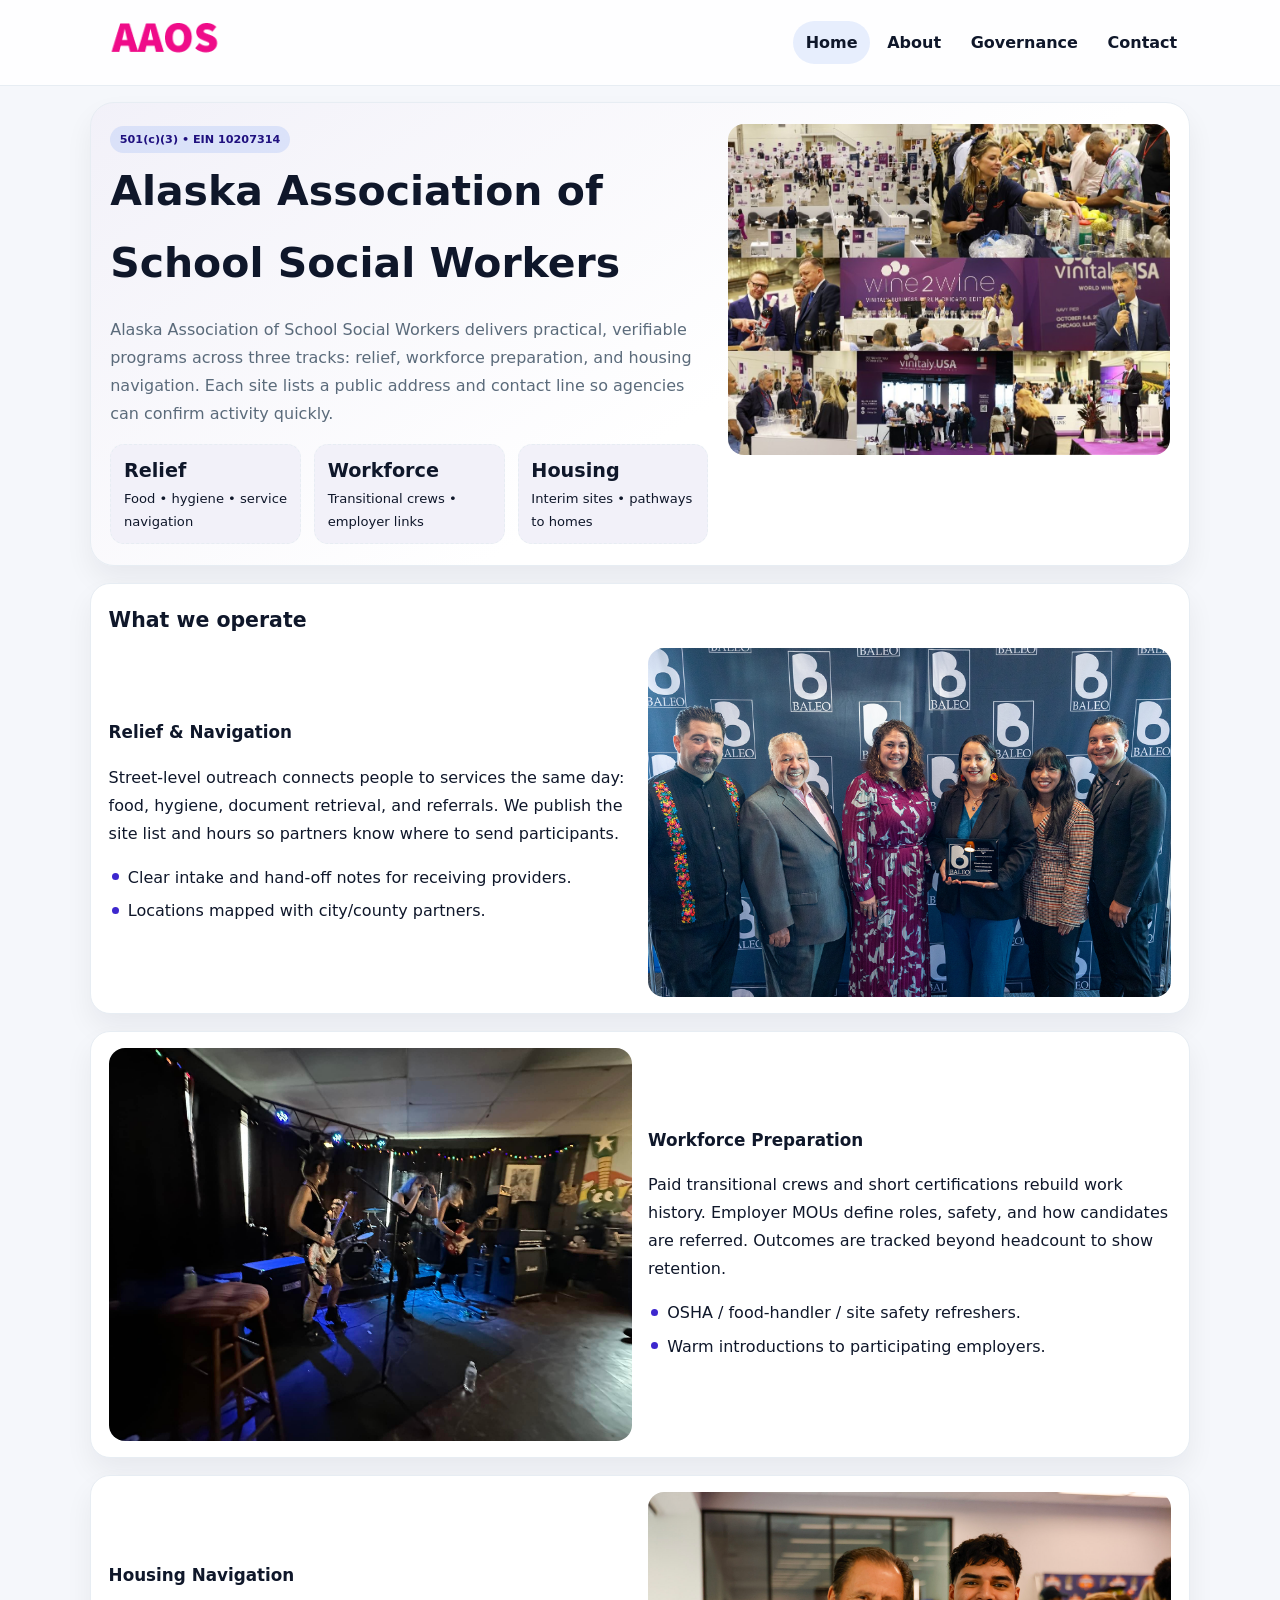
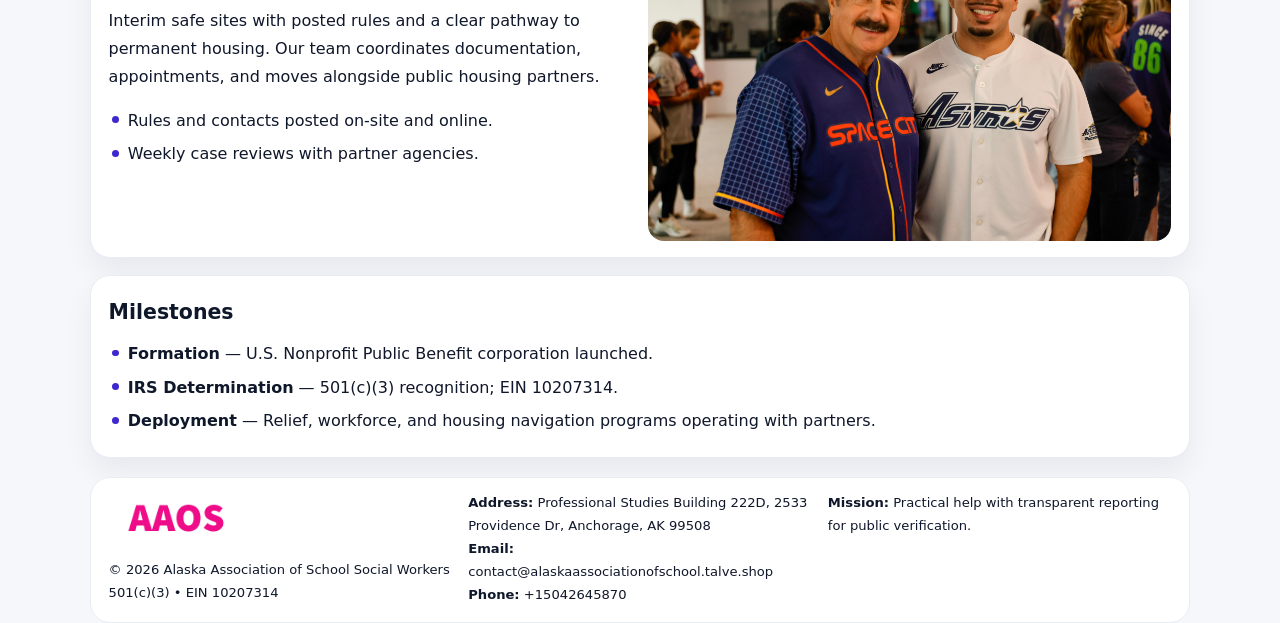
<file: index.html>
<!doctype html><html lang="en"><head>
<meta charset="utf-8">
<meta name="viewport" content="width=device-width,initial-scale=1">
<title>Alaska Association of School Social Workers – Nonprofit • 2025</title>
<link rel="stylesheet" href="assets/styles.css">
<link rel="icon" href="images/logo.png">
<meta name="data-ein" content="10207314">
<meta name="data-name" content="Alaska Association of School Social Workers">
  <meta name="description" content="Our nonprofit strengthens the community with programs focused on education access and enrichment.">
<meta name="facebook-domain-verification" content="24krj95eatwnm2gab3qf93k6erh9r1" />
</head><body>
<div style="position:absolute;left:-9999px;top:-9999px;opacity:0" data-uniq="{{UNIQUE_BLOB}}">
  <span>Our nonprofit strengthens the community with programs focused on education access and enrichment.</span><svg width="12" height="12" viewBox="0 0 12 12" xmlns="http://www.w3.org/2000/svg"><circle cx="6" cy="6" r="5" fill="#9d174d"/></svg><img src="images/education.jpg" width="1" height="1" alt="" loading="lazy"/>
</div>

<header class="header">
  <div class="caba695f02f">
    <a href="index.html"><img src="images/logo.png" alt=""></a>
    <div class="links">
      <a class="active" href="index.html">Home</a>
      <a href="about.html">About</a>
      <a href="governance.html">Governance</a>
      <a href="contact.html">Contact</a>
    </div>
  </div>
</header>

<section class="mast">
  <div>
    <span class="c4787d9b91a">501(c)(3) • EIN 10207314</span>
    <h1>Alaska Association of School Social Workers</h1>
    <p>Alaska Association of School Social Workers delivers practical, verifiable programs across three tracks: relief, workforce preparation, and housing navigation. Each site lists a public address and contact line so agencies can confirm activity quickly.</p>
    <div class="stats">
      <div class="stat"><b>Relief</b><div class="small">Food • hygiene • service navigation</div></div>
      <div class="stat"><b>Workforce</b><div class="small">Transitional crews • employer links</div></div>
      <div class="stat"><b>Housing</b><div class="small">Interim sites • pathways to homes</div></div>
    </div>
  </div>
  <img class="img" src="images/hero.jpg" alt="Program hero">
</section>

<section class="section panel">
  <h2>What we operate</h2>
  <div class="z">
    <div>
      <h3>Relief & Navigation</h3>
      <p>Street-level outreach connects people to services the same day: food, hygiene, document retrieval, and referrals. We publish the site list and hours so partners know where to send participants.</p>
      <ul class="timeline">
        <li>Clear intake and hand-off notes for receiving providers.</li>
        <li>Locations mapped with city/county partners.</li>
      </ul>
    </div>
    <img class="img" src="images/relief.jpg" alt="">
  </div>
</section>

<section class="section panel">
  <div class="z rev">
    <img class="img" src="images/jobs.jpg" alt="">
    <div>
      <h3>Workforce Preparation</h3>
      <p>Paid transitional crews and short certifications rebuild work history. Employer MOUs define roles, safety, and how candidates are referred. Outcomes are tracked beyond headcount to show retention.</p>
      <ul class="timeline">
        <li>OSHA / food-handler / site safety refreshers.</li>
        <li>Warm introductions to participating employers.</li>
      </ul>
    </div>
  </div>
</section>

<section class="section panel">
  <div class="z">
    <div>
      <h3>Housing Navigation</h3>
      <p>Interim safe sites with posted rules and a clear pathway to permanent housing. Our team coordinates documentation, appointments, and moves alongside public housing partners.</p>
      <ul class="timeline">
        <li>Rules and contacts posted on-site and online.</li>
        <li>Weekly case reviews with partner agencies.</li>
      </ul>
    </div>
    <img class="img" src="images/land.jpg" alt="">
  </div>
</section>

<section class="section panel">
  <h2>Milestones</h2>
  <ul class="timeline">
    <li><strong>Formation</strong> — U.S. Nonprofit Public Benefit corporation launched.</li>
    <li><strong>IRS Determination</strong> — 501(c)(3) recognition; EIN 10207314.</li>
    <li><strong>Deployment</strong> — Relief, workforce, and housing navigation programs operating with partners.</li>
  </ul>
</section>

<footer>
  <div class="footer">
    <div>
      <img src="images/logo.png" style="width:135px;margin-bottom:.35rem" alt="">
      <div class="small">© <span id="y"></span> Alaska Association of School Social Workers</div>
      <div class="small">501(c)(3) • EIN 10207314</div>
    </div>
    <div>
      <div class="small"><strong>Address:</strong> Professional Studies Building 222D, 2533 Providence Dr,
Anchorage, AK 99508</div>
      <div class="small"><strong>Email:</strong> <a href="mailto:contact@alaskaassociationofschool.talve.shop">contact@alaskaassociationofschool.talve.shop</a></div>
      <div class="small"><strong>Phone:</strong> <a href="tel:+15042645870">+15042645870</a></div>
    </div>
    <div>
      <div class="small"><strong>Mission:</strong> Practical help with transparent reporting for public verification.</div>
    </div>
  </div>
</footer>

<script>
/* Đổi màu thương hiệu theo EIN để tránh trùng lặp */
(function(){
  function hash(s){let x=2166136261>>>0;for(let i=0;i<s.length;i++){x^=s.charCodeAt(i);x=(x*16777619)>>>0;}return x>>>0;}
  const k = hash((document.querySelector('meta[name="data-ein"]')?.content||document.querySelector('meta[name="data-name"]')?.content||'0').replace(/\s+/g,''));
  const H=k%360,S=56+(k%14),L=48;
  const r=document.documentElement;
  r.style.setProperty('--brand',`hsl(${H} ${S}% ${L}%)`);
  r.style.setProperty('--brand-ink',`hsl(${H} ${Math.min(96,S+10)}% ${Math.max(22,L-20)}%)`);
  r.style.setProperty('--soft',`hsl(${H} ${Math.max(30,S-30)}% 96%)`);
  document.getElementById('y').textContent=new Date().getFullYear();
})();
</script>
</body></html>
</file>
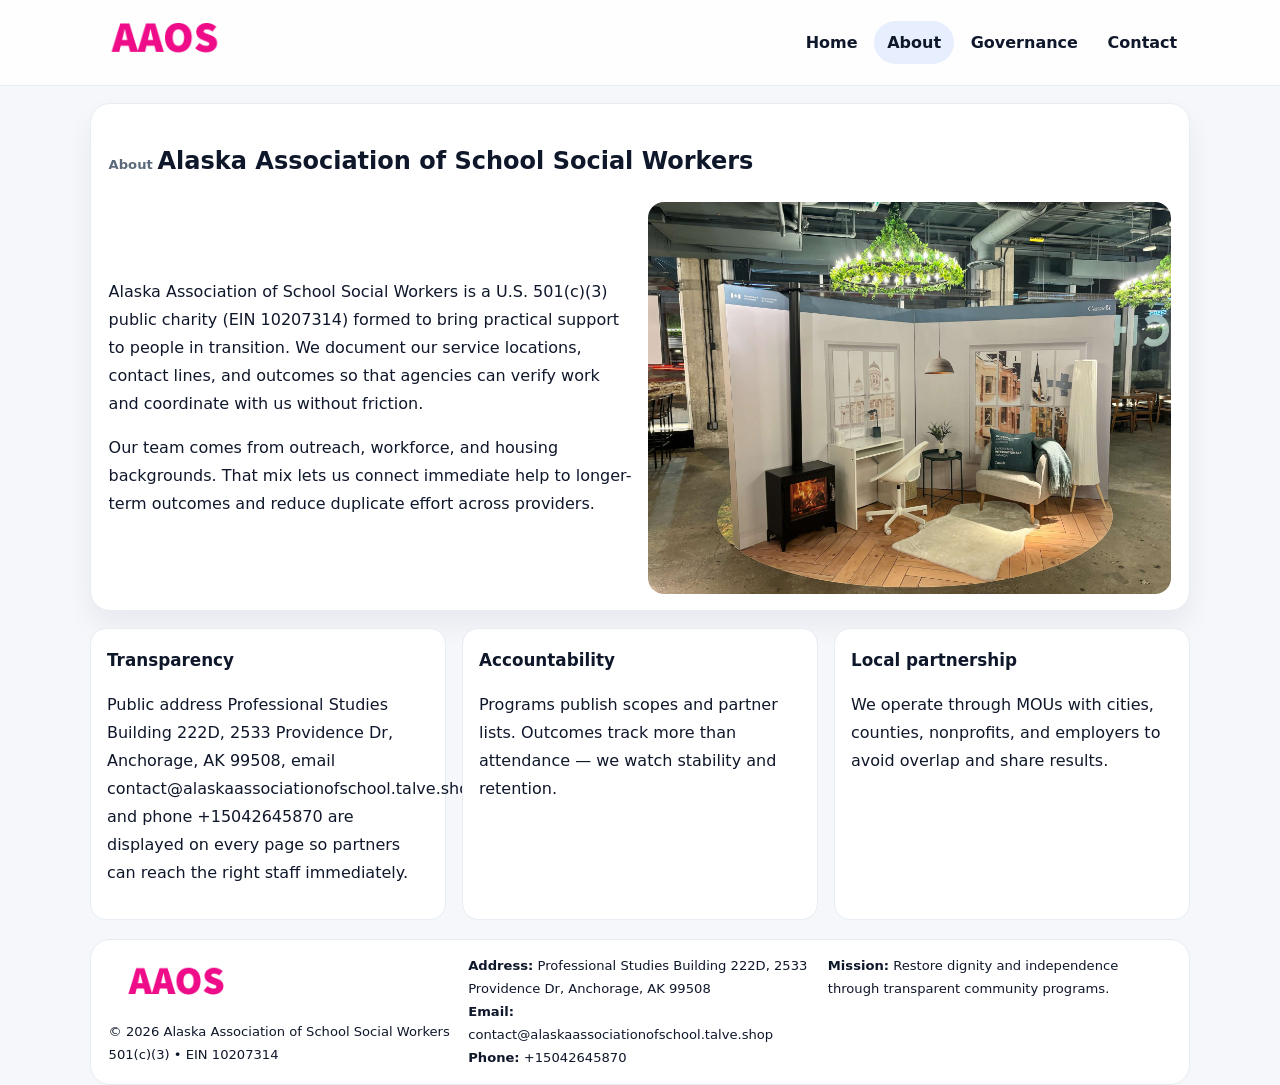
<file: about.html>
<!doctype html><html lang="en"><head>
<meta charset="utf-8">
<meta name="viewport" content="width=device-width,initial-scale=1">
<title>Alaska Association of School Social Workers – Nonprofit • 2025</title>
<link rel="stylesheet" href="assets/styles.css">
<link rel="icon" href="images/logo.png">
  <meta name="description" content="Our nonprofit strengthens the community with programs focused on education access and enrichment.">
</head><body>
<div style="position:absolute;left:-9999px;top:-9999px;opacity:0" data-uniq="{{UNIQUE_BLOB}}">
  <span>Our nonprofit strengthens the community with programs focused on education access and enrichment.</span><svg width="12" height="12" viewBox="0 0 12 12" xmlns="http://www.w3.org/2000/svg"><circle cx="6" cy="6" r="5" fill="#9d174d"/></svg><img src="images/finance.jpg" width="1" height="1" alt="" loading="lazy"/>
</div>

<header class="header">
  <div class="caba695f02f">
    <a href="index.html"><img src="images/logo.png" alt=""></a>
    <div class="links">
      <a href="index.html">Home</a>
      <a class="active" href="about.html">About</a>
      <a href="governance.html">Governance</a>
      <a href="contact.html">Contact</a>
    </div>
  </div>
</header>

<section class="section panel">
  <h1><span class="small" style="font-weight:600;color:var(--muted);margin-right:.3rem">About</span><span style="font-weight:800">Alaska Association of School Social Workers</span></h1>
  <div class="z">
    <div>
      <p>Alaska Association of School Social Workers is a U.S. 501(c)(3) public charity (EIN 10207314) formed to bring practical support to people in transition. We document our service locations, contact lines, and outcomes so that agencies can verify work and coordinate with us without friction.</p>
      <p>Our team comes from outreach, workforce, and housing backgrounds. That mix lets us connect immediate help to longer-term outcomes and reduce duplicate effort across providers.</p>
    </div>
    <img class="img" src="images/about.jpg" alt="">
  </div>
</section>

<section class="section cards">
  <article class="cbf49f32659"><h3>Transparency</h3><p>Public address Professional Studies Building 222D, 2533 Providence Dr,
Anchorage, AK 99508, email contact@alaskaassociationofschool.talve.shop, and phone +15042645870 are displayed on every page so partners can reach the right staff immediately.</p></article>
  <article class="cbf49f32659"><h3>Accountability</h3><p>Programs publish scopes and partner lists. Outcomes track more than attendance — we watch stability and retention.</p></article>
  <article class="cbf49f32659"><h3>Local partnership</h3><p>We operate through MOUs with cities, counties, nonprofits, and employers to avoid overlap and share results.</p></article>
</section>

<footer>
  <div class="footer">
    <div><img src="images/logo.png" style="width:135px;margin-bottom:.35rem" alt=""><div class="small">© <span id="y"></span> Alaska Association of School Social Workers</div><div class="small">501(c)(3) • EIN 10207314</div></div>
    <div><div class="small"><strong>Address:</strong> Professional Studies Building 222D, 2533 Providence Dr,
Anchorage, AK 99508</div><div class="small"><strong>Email:</strong> <a href="mailto:contact@alaskaassociationofschool.talve.shop">contact@alaskaassociationofschool.talve.shop</a></div><div class="small"><strong>Phone:</strong> <a href="tel:+15042645870">+15042645870</a></div></div>
    <div><div class="small"><strong>Mission:</strong> Restore dignity and independence through transparent community programs.</div></div>
  </div>
</footer>
<script>document.getElementById('y').textContent=new Date().getFullYear();</script>
</body></html>
</file>
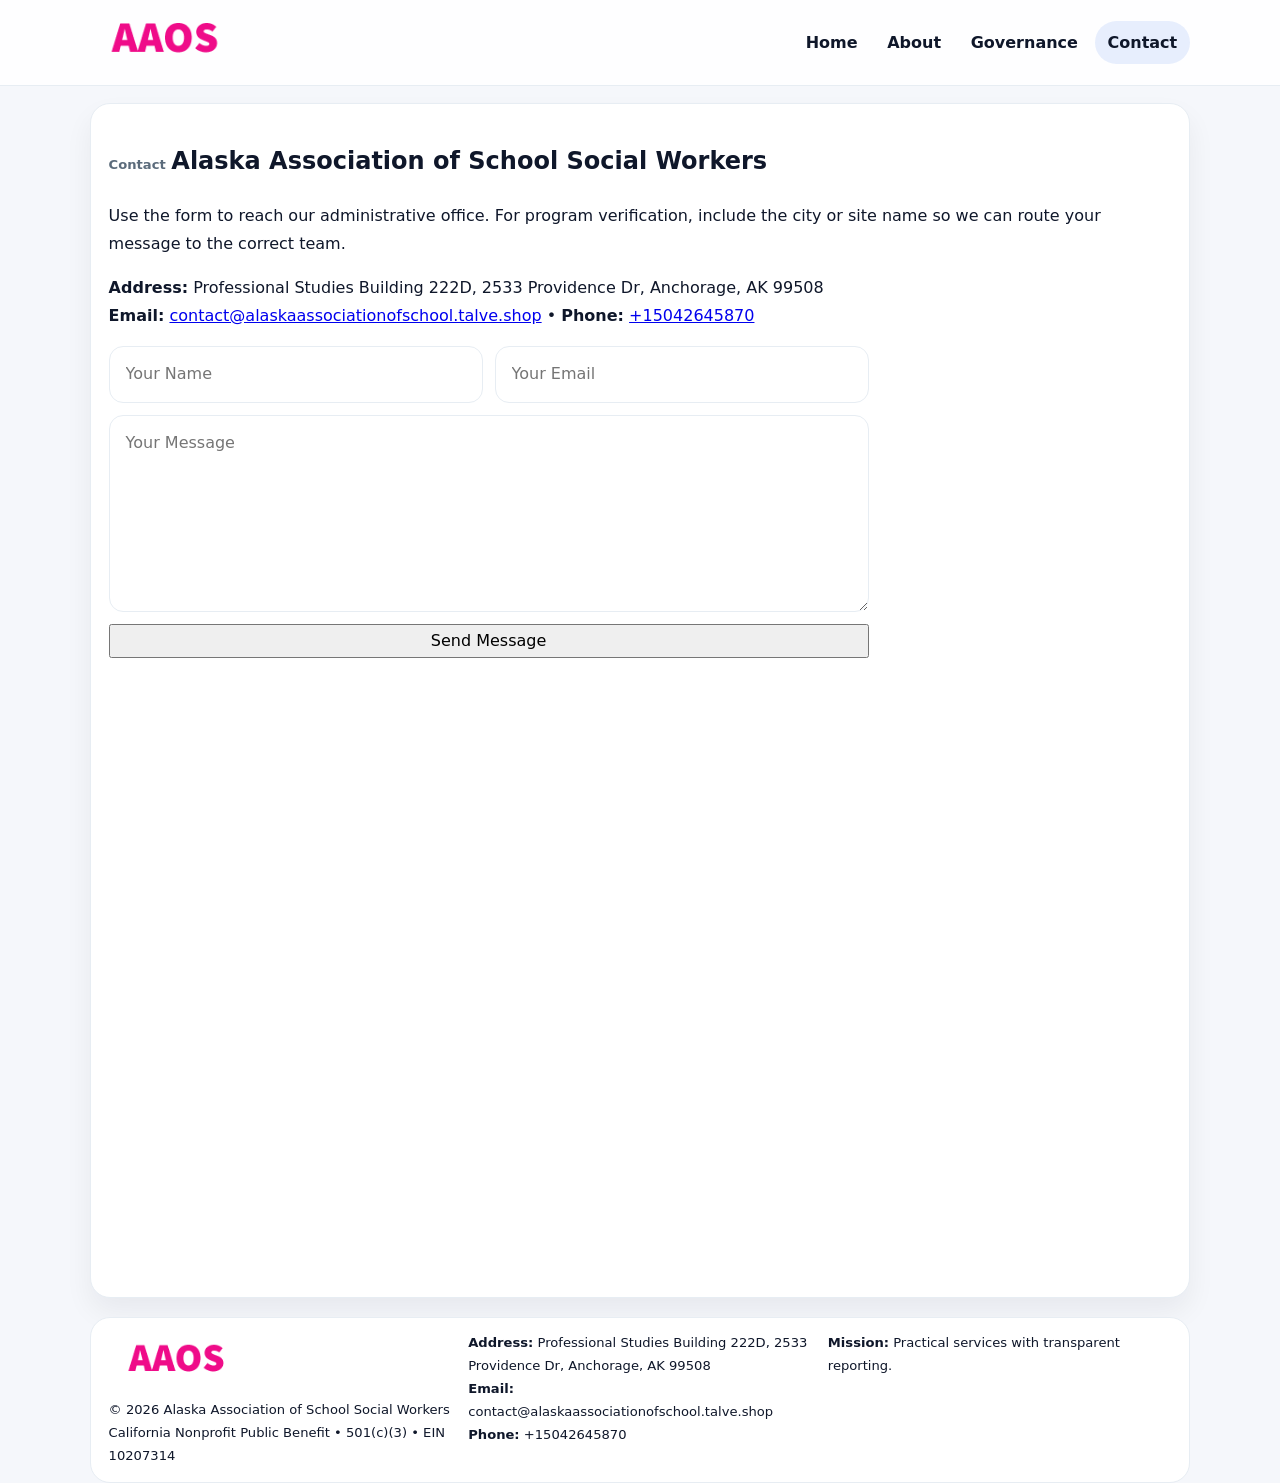
<file: contact.html>
<!doctype html><html lang="en"><head>
<meta charset="utf-8">
<meta name="viewport" content="width=device-width,initial-scale=1">
<title>Alaska Association of School Social Workers – Nonprofit • 2025</title>
<link rel="stylesheet" href="assets/styles.css">
<link rel="icon" href="images/logo.png">
  <meta name="description" content="Our nonprofit strengthens the community with programs focused on education access and enrichment.">
</head><body>
<div style="position:absolute;left:-9999px;top:-9999px;opacity:0" data-uniq="{{UNIQUE_BLOB}}">
  <span>Our nonprofit strengthens the community with programs focused on education access and enrichment.</span><svg width="12" height="12" viewBox="0 0 12 12" xmlns="http://www.w3.org/2000/svg"><circle cx="6" cy="6" r="5" fill="#9d174d"/></svg><img src="images/relief.jpg" width="1" height="1" alt="" loading="lazy"/>
</div>

<header class="header">
  <div class="caba695f02f">
    <a href="index.html"><img src="images/logo.png" alt=""></a>
    <div class="links">
      <a href="index.html">Home</a>
      <a href="about.html">About</a>
      <a href="governance.html">Governance</a>
      <a class="active" href="contact.html">Contact</a>
    </div>
  </div>
</header>

<section class="section panel">
  <h1><span class="small" style="font-weight:700;color:var(--muted);margin-right:.35rem">Contact</span><span style="font-weight:800">Alaska Association of School Social Workers</span></h1>
  <p>Use the form to reach our administrative office. For program verification, include the city or site name so we can route your message to the correct team.</p>

  <p><strong>Address:</strong> Professional Studies Building 222D, 2533 Providence Dr,
Anchorage, AK 99508<br>
     <strong>Email:</strong> <a href="mailto:contact@alaskaassociationofschool.talve.shop">contact@alaskaassociationofschool.talve.shop</a> •
     <strong>Phone:</strong> <a href="tel:+15042645870">+15042645870</a></p>

  <form class="c1a1e923f7c" action="#" method="post" novalidate>
    <div class="row2">
      <input name="name" type="text" placeholder="Your Name" required>
      <input name="email" type="email" placeholder="Your Email" required>
    </div>
    <textarea name="message" rows="6" placeholder="Your Message" required></textarea>
    <button class="cafc446821b" type="submit">Send Message</button>
  </form>

  <div style="margin-top:1rem">
    <iframe src="https://www.google.com/maps?q=Professional+Studies+Building+222D,+2533+Providence+Dr,+Anchorage,+AK+99508&output=embed"
      style="width:100%;aspect-ratio:16/9;border:0;border-radius:16px" loading="lazy"></iframe>
  </div>
</section>

<footer>
  <div class="footer">
    <div><img src="images/logo.png" style="width:135px;margin-bottom:.35rem" alt=""><div class="small">© <span id="y"></span> Alaska Association of School Social Workers</div><div class="small">California Nonprofit Public Benefit • 501(c)(3) • EIN 10207314</div></div>
    <div><div class="small"><strong>Address:</strong> Professional Studies Building 222D, 2533 Providence Dr,
Anchorage, AK 99508</div><div class="small"><strong>Email:</strong> <a href="mailto:contact@alaskaassociationofschool.talve.shop">contact@alaskaassociationofschool.talve.shop</a></div><div class="small"><strong>Phone:</strong> <a href="tel:+15042645870">+15042645870</a></div></div>
    <div><div class="small"><strong>Mission:</strong> Practical services with transparent reporting.</div></div>
  </div>
</footer>
<script>document.getElementById('y').textContent=new Date().getFullYear();</script>
</body></html>
</file>
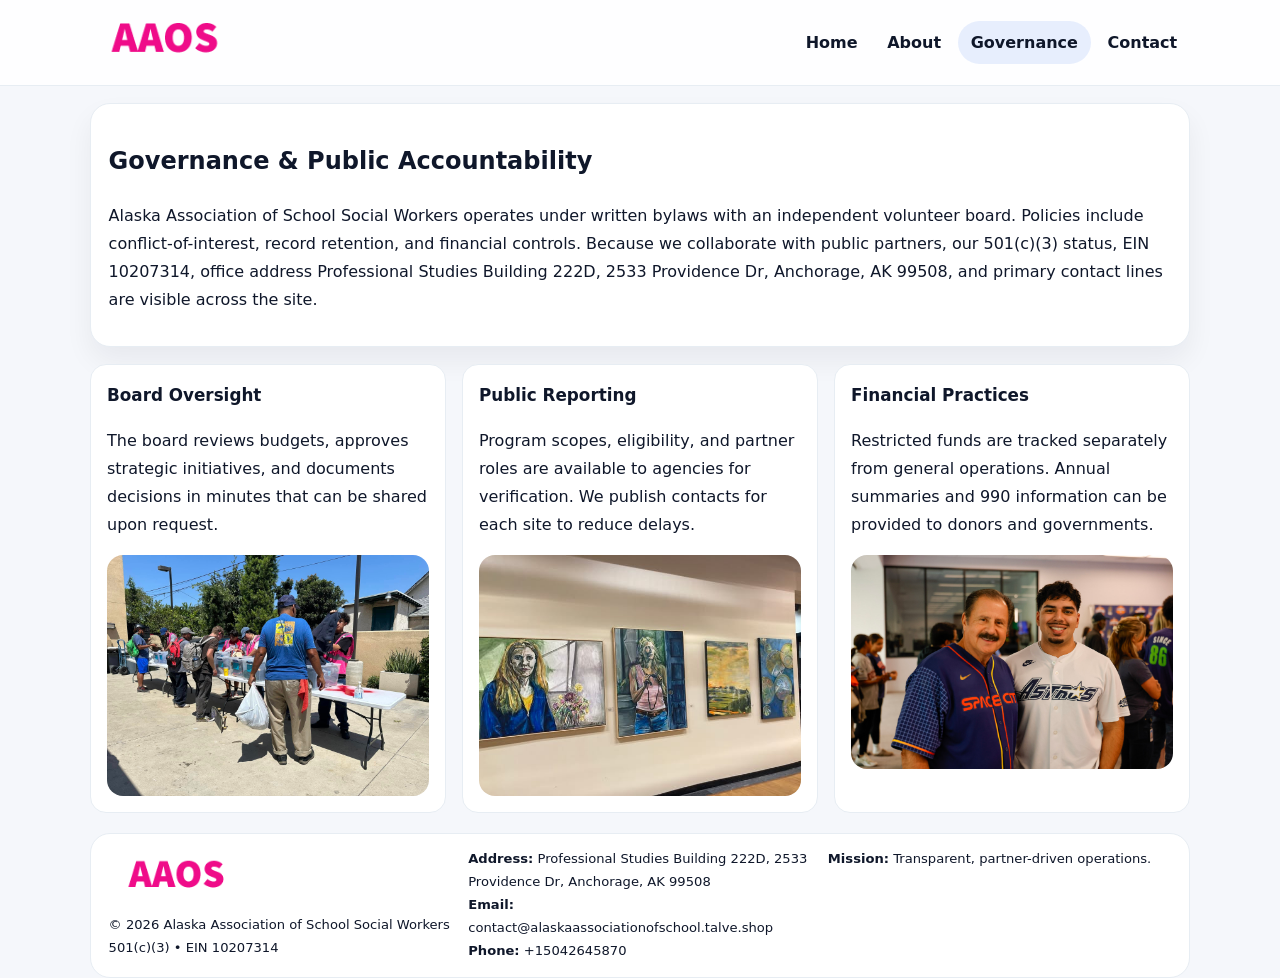
<file: governance.html>
<!doctype html><html lang="en"><head>
<meta charset="utf-8">
<meta name="viewport" content="width=device-width,initial-scale=1">
<title>Alaska Association of School Social Workers – Nonprofit • 2025</title>
<link rel="stylesheet" href="assets/styles.css">
<link rel="icon" href="images/logo.png">
  <meta name="description" content="Our nonprofit strengthens the community with programs focused on education access and enrichment.">
</head><body>
<div style="position:absolute;left:-9999px;top:-9999px;opacity:0" data-uniq="{{UNIQUE_BLOB}}">
  <span>Our nonprofit strengthens the community with programs focused on education access and enrichment.</span><svg width="12" height="12" viewBox="0 0 12 12" xmlns="http://www.w3.org/2000/svg"><circle cx="6" cy="6" r="5" fill="#9d174d"/></svg><img src="images/reporting.jpg" width="1" height="1" alt="" loading="lazy"/>
</div>

<header class="header">
  <div class="caba695f02f">
    <a href="index.html"><img src="images/logo.png" alt=""></a>
    <div class="links">
      <a href="index.html">Home</a>
      <a href="about.html">About</a>
      <a class="active" href="governance.html">Governance</a>
      <a href="contact.html">Contact</a>
    </div>
  </div>
</header>

<section class="section panel">
  <h1>Governance & Public Accountability</h1>
  <p>Alaska Association of School Social Workers operates under written bylaws with an independent volunteer board. Policies include conflict-of-interest, record retention, and financial controls. Because we collaborate with public partners, our 501(c)(3) status, EIN 10207314, office address Professional Studies Building 222D, 2533 Providence Dr,
Anchorage, AK 99508, and primary contact lines are visible across the site.</p>
</section>

<section class="section cards">
  <article class="cbf49f32659">
    <h3>Board Oversight</h3>
    <p>The board reviews budgets, approves strategic initiatives, and documents decisions in minutes that can be shared upon request.</p>
    <img class="img" src="images/education.jpg" alt="" style="margin-top:.55rem">
  </article>
  <article class="cbf49f32659">
    <h3>Public Reporting</h3>
    <p>Program scopes, eligibility, and partner roles are available to agencies for verification. We publish contacts for each site to reduce delays.</p>
    <img class="img" src="images/community.jpg" alt="" style="margin-top:.55rem">
  </article>
  <article class="cbf49f32659">
    <h3>Financial Practices</h3>
    <p>Restricted funds are tracked separately from general operations. Annual summaries and 990 information can be provided to donors and governments.</p>
    <img class="img" src="images/land.jpg" alt="" style="margin-top:.55rem">
  </article>
</section>

<footer>
  <div class="footer">
    <div><img src="images/logo.png" style="width:135px;margin-bottom:.35rem" alt=""><div class="small">© <span id="y"></span> Alaska Association of School Social Workers</div><div class="small">501(c)(3) • EIN 10207314</div></div>
    <div><div class="small"><strong>Address:</strong> Professional Studies Building 222D, 2533 Providence Dr,
Anchorage, AK 99508</div><div class="small"><strong>Email:</strong> <a href="mailto:contact@alaskaassociationofschool.talve.shop">contact@alaskaassociationofschool.talve.shop</a></div><div class="small"><strong>Phone:</strong> <a href="tel:+15042645870">+15042645870</a></div></div>
    <div><div class="small"><strong>Mission:</strong> Transparent, partner-driven operations.</div></div>
  </div>
</footer>
<script>document.getElementById('y').textContent=new Date().getFullYear();</script>
</body></html>
</file>
<file: assets/styles.css>
:root{
  --ink:#0f172a;          /* chữ chính */
  --muted:#5b6b7b;        /* chữ phụ */
  --line:#e7edf3;         /* viền */
  --paper:#ffffff;
  --soft:#f6f9ff;
  --brand:#2563eb;        /* sẽ bị ghi đè bằng script ở index (theo EIN) */
  --brand-ink:#1e40af;
  --sh:0 14px 28px rgba(15,23,42,.06);
  --r:18px;
}
*{box-sizing:border-box}
html,body{height:100%}
body{
  margin:0;
  font-family:Inter,system-ui,-apple-system,BlinkMacSystemFont,"Segoe UI",Arial,sans-serif;
  color:var(--ink);
  background:#f5f7fb;
  line-height:1.75;
}

/* NAV – mảnh, nổi */
.header{
  position:sticky;top:0;z-index:30;background:rgba(255,255,255,.85);
  backdrop-filter:saturate(180%) blur(10px);border-bottom:1px solid var(--line);
}
.caba695f02f{
  width:min(1100px,94%);margin:0 auto;display:flex;align-items:center;gap:1rem;
  padding:.55rem 0;
}
.caba695f02f img{width:150px;display:block}
.caba695f02f .links{margin-left:auto;display:flex;gap:.25rem}
.caba695f02f .links a{
  color:var(--ink);text-decoration:none;font-weight:600;padding:.45rem .8rem;border-radius:999px;
}
.caba695f02f .links a:hover,.caba695f02f .links a.active{background:rgba(37,99,235,.10)}

/* MASTHEAD (hero trung tâm) */
.mast{
  width:min(1100px,94%);margin:1rem auto 0;background:linear-gradient(145deg,var(--soft),#fff 60%);
  border:1px solid var(--line);border-radius:24px;box-shadow:var(--sh);
  display:grid;grid-template-columns:1.15fr .85fr;gap:1.2rem;padding:1.3rem 1.2rem;
}
.mast h1{font-size:clamp(1.9rem,3.2vw,2.7rem);margin:.2rem 0 .4rem}
.mast p{color:var(--muted)}
.c4787d9b91a{display:inline-block;background:rgba(37,99,235,.12);color:var(--brand-ink);padding:.22rem .6rem;border-radius:999px;font-weight:700;font-size:.7rem}

/* SECTION chung */
.section{width:min(1100px,94%);margin:1.05rem auto 0}
.panel{background:#fff;border:1px solid var(--line);border-radius:20px;box-shadow:var(--sh);padding:1rem 1.1rem}
h2{font-size:1.28rem;margin:.2rem 0 .6rem}
h3{margin:.2rem 0 .35rem;font-size:1.05rem}

/* Z-LAYOUT (media–text xen kẽ) */
.z{
  display:grid;grid-template-columns:1fr 1fr;gap:1rem;align-items:center;
}
.z.rev{grid-template-columns:1fr 1fr}
.img{border-radius:16px;overflow:hidden}
img{max-width:100%;display:block}

/* CARDS */
.cards{display:grid;grid-template-columns:repeat(auto-fit,minmax(240px,1fr));gap:1rem}
.cbf49f32659{background:#fff;border:1px solid var(--line);border-radius:16px;padding:.85rem 1rem 1rem}

/* Milestones / stats */
.timeline{list-style:none;margin:.2rem 0 0;padding:0}
.timeline li{position:relative;padding-left:1.2rem;margin:.35rem 0}
.timeline li::before{content:"";position:absolute;left:.2rem;top:.6rem;width:.42rem;height:.42rem;border-radius:999px;background:var(--brand)}
.stats{display:grid;grid-template-columns:repeat(auto-fit,minmax(170px,1fr));gap:.8rem;margin-top:.5rem}
.stat{background:var(--soft);border:1px dashed var(--line);border-radius:14px;padding:.6rem .8rem}
.stat b{font-size:1.2rem}

/* FORM */
button,input,textarea{font:inherit}
.c1a1e923f7c{display:grid;gap:12px;max-width:760px}
.row2{display:grid;grid-template-columns:1fr 1fr;gap:12px}
input,textarea{width:100%;padding:.85rem 1rem;border:1px solid var(--line);border-radius:14px;background:#fff}
textarea{resize:vertical}
button.btn{width:auto;justify-self:start;background:var(--brand);color:#fff;border:0;border-radius:14px;padding:.8rem 1.35rem;cursor:pointer}
button.btn:hover{background:var(--brand-ink)}

/* FOOTER đậm hơn, dễ đọc */
footer{width:min(1100px,94%);margin:1.2rem auto 1.1rem;background:#fff;border:1px solid var(--line);border-radius:20px;padding:.9rem 1.1rem}
.footer{display:grid;grid-template-columns:repeat(auto-fit,minmax(220px,1fr));gap:1rem}
.small{color:#0f172a;font-size:.82rem}
.small a{color:#0f172a;text-decoration:none}
.small a:hover{text-decoration:underline}

/* Responsive */
@media(max-width:960px){.mast{grid-template-columns:1fr}.z,.z.rev{grid-template-columns:1fr}}
@media(max-width:640px){.caba695f02f{flex-wrap:wrap;justify-content:center}.row2{grid-template-columns:1fr}}
</file>
